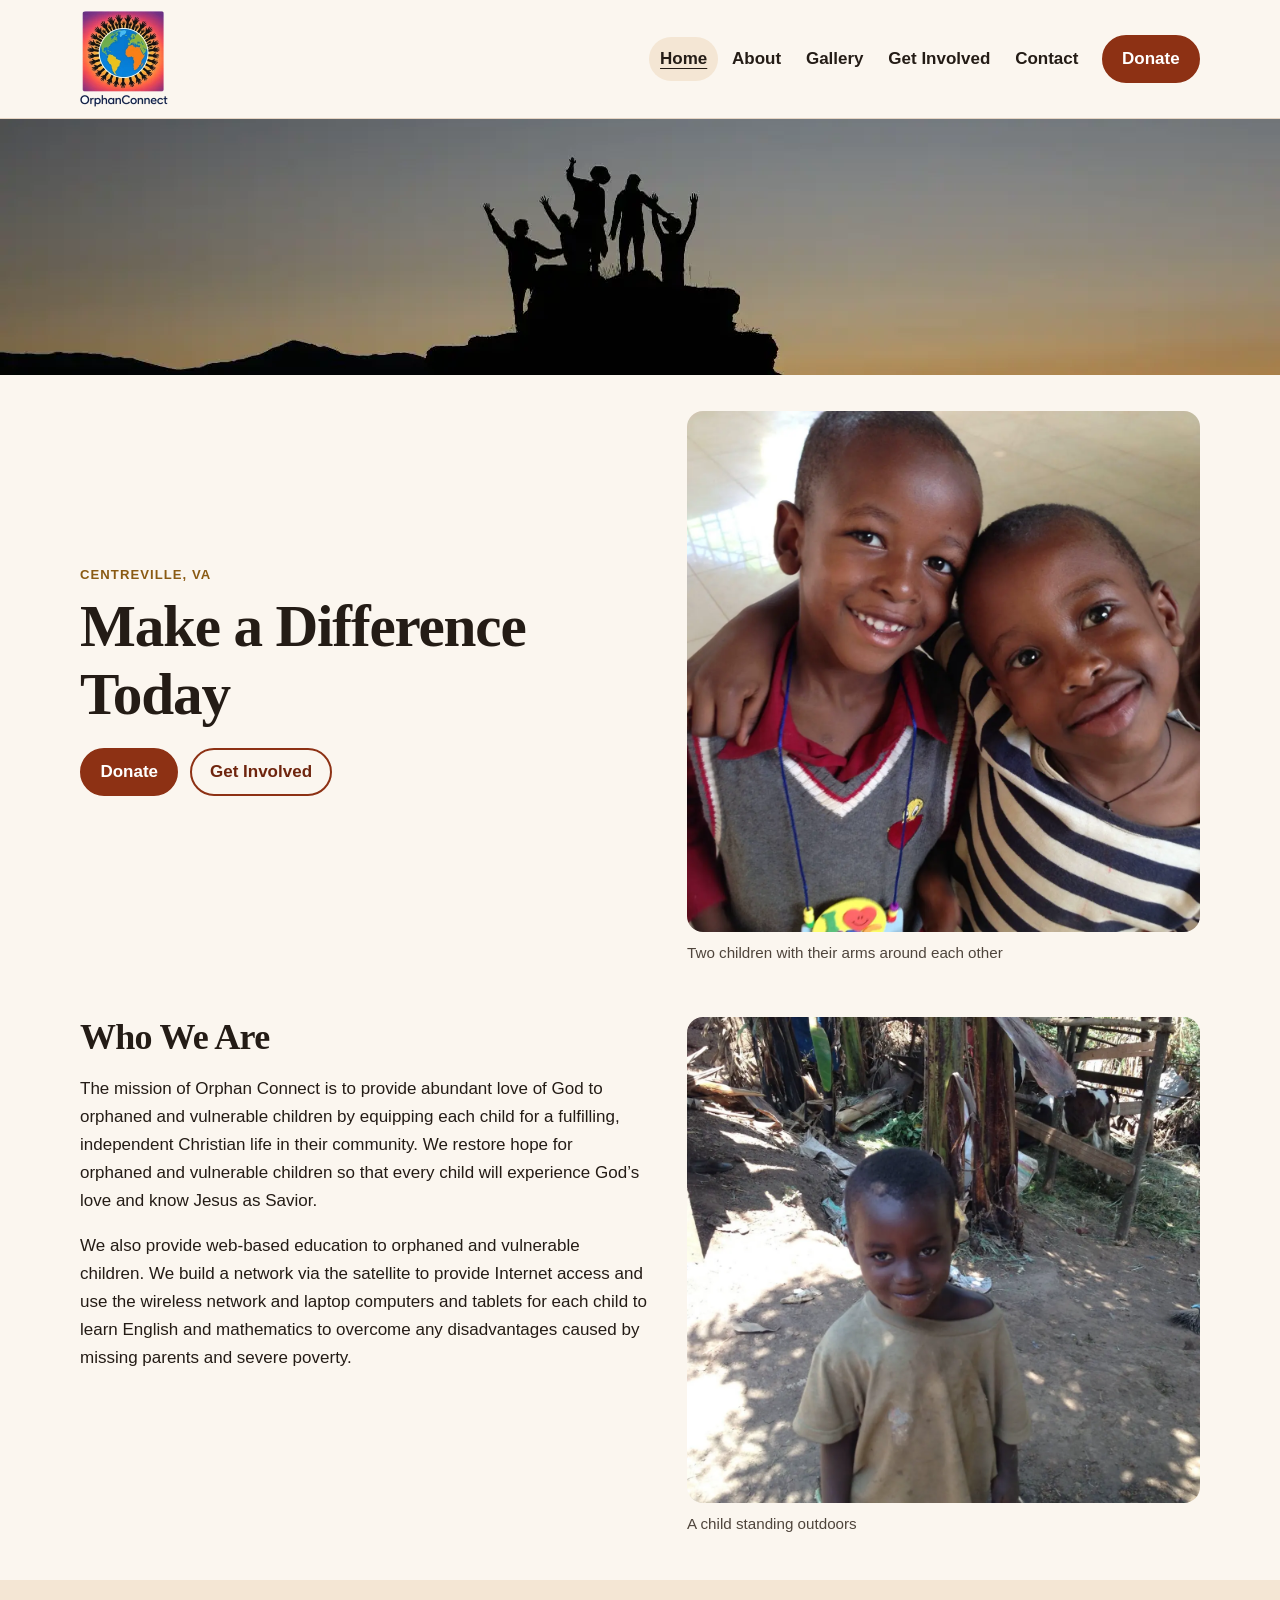
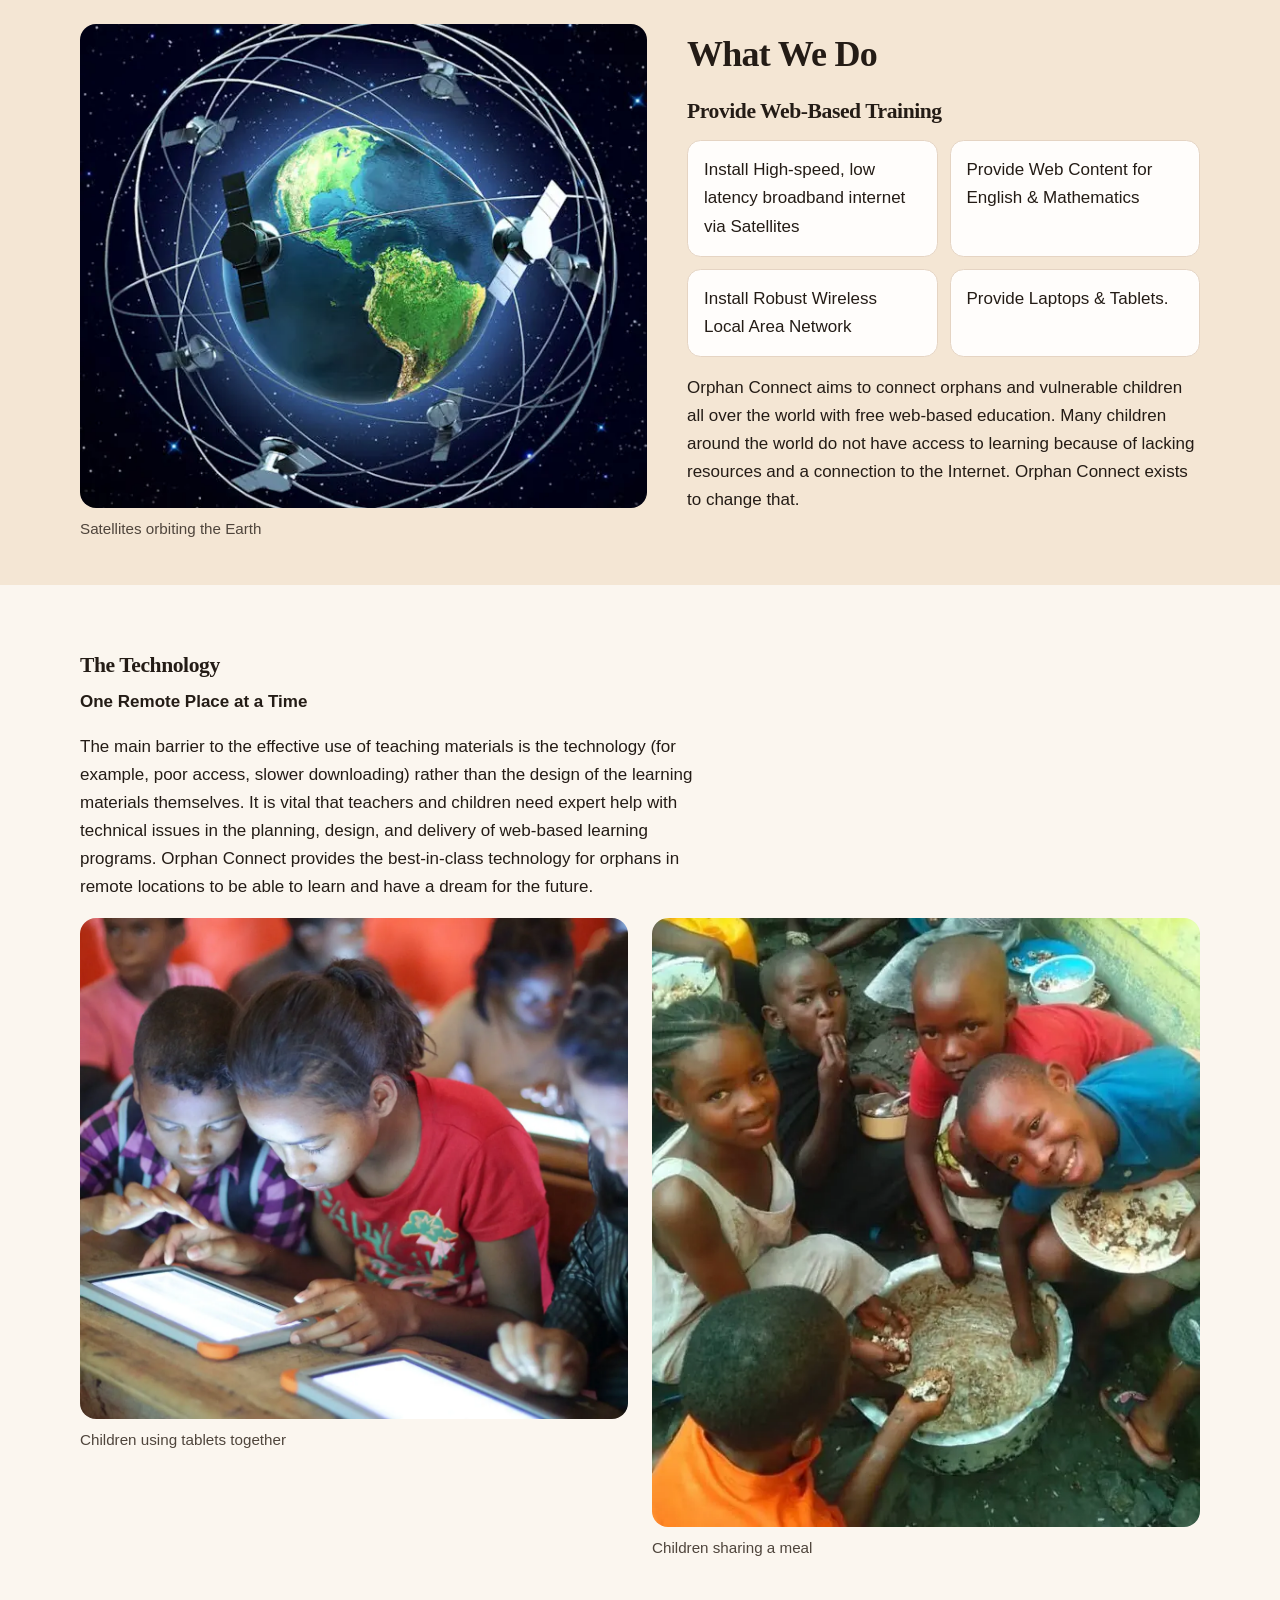
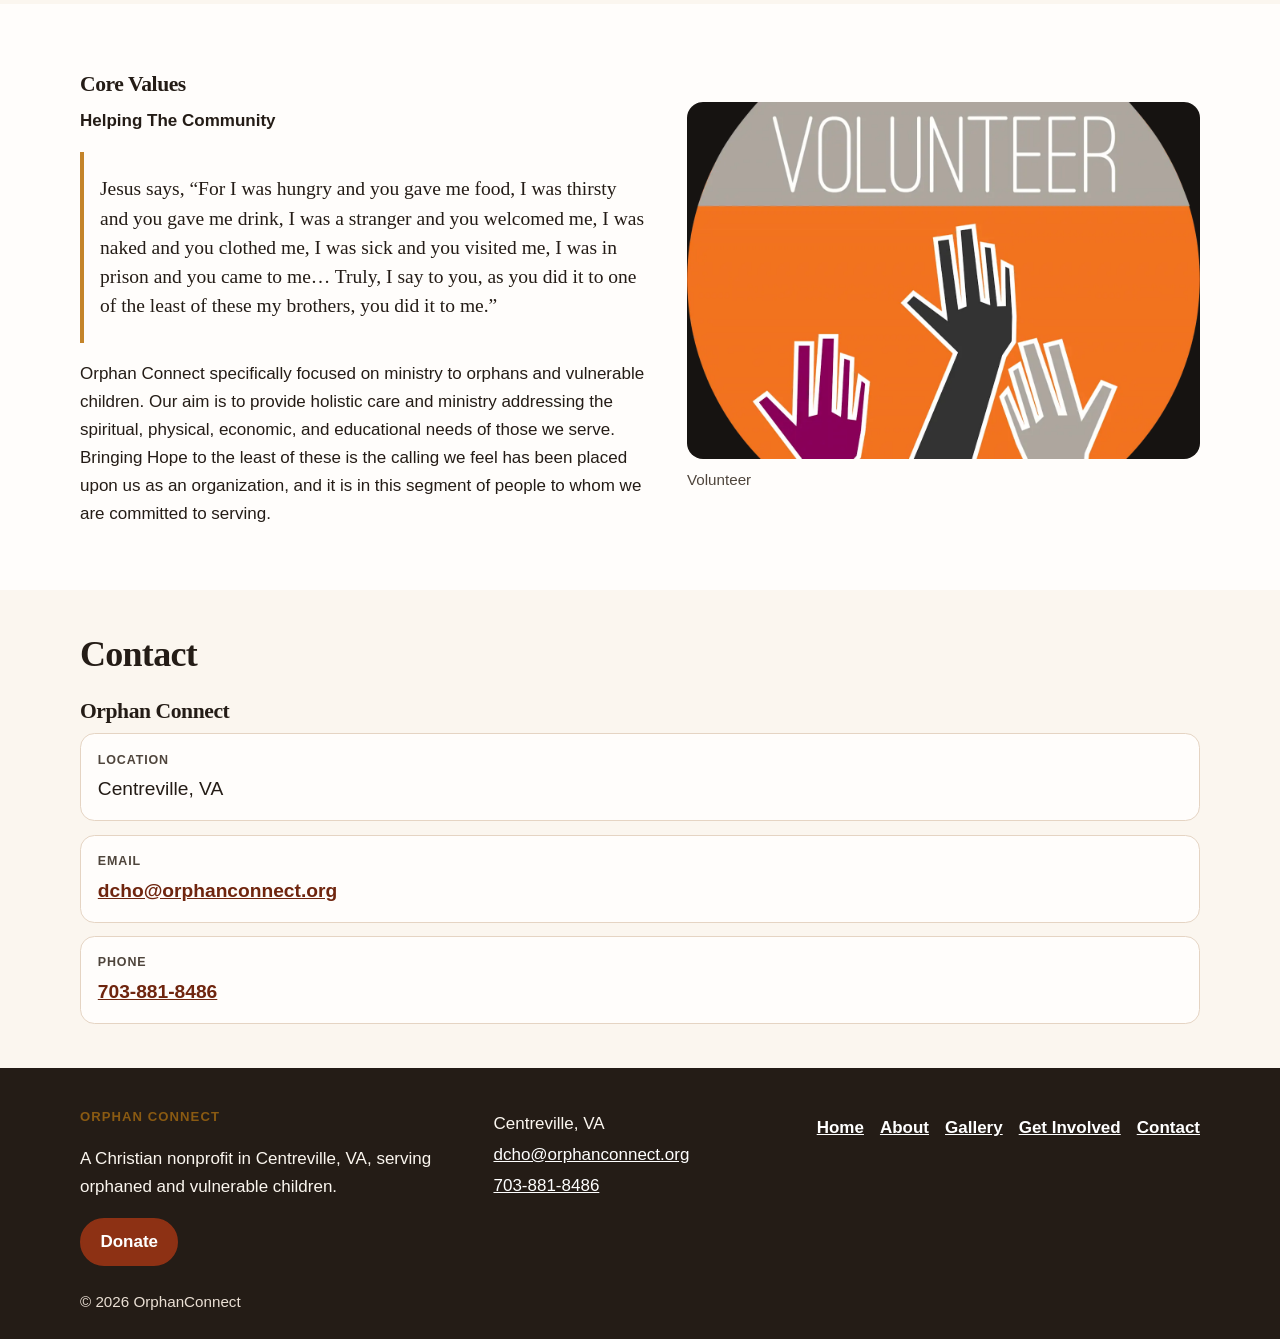
<file: index.html>
<!DOCTYPE html>
<html lang="en">
<head>
  <meta charset="utf-8">
  <meta name="viewport" content="width=device-width, initial-scale=1">
  <title>Make a Difference Today | OrphanConnect</title>
  <meta name="description" content="Orphan Connect provides the love of God and web-based education to orphaned and vulnerable children, equipping each child for a fulfilling, independent Christian life.">
  <link rel="canonical" href="https://orphanconnect.org/">
  <meta name="theme-color" content="#241c16">
  <meta property="og:title" content="Make a Difference Today | OrphanConnect">
  <meta property="og:description" content="Orphan Connect provides the love of God and web-based education to orphaned and vulnerable children, equipping each child for a fulfilling, independent Christian life.">
  <meta property="og:type" content="website">
  <meta property="og:url" content="https://orphanconnect.org/">
  <meta property="og:image" content="https://orphanconnect.org/assets/img/og.jpg">
  <meta property="og:image:width" content="1200">
  <meta property="og:image:height" content="630">
  <meta property="og:image:alt" content="OrphanConnect logo: children's hands circling the globe against a sunset">
  <meta property="og:locale" content="en_US">
  <meta property="og:site_name" content="OrphanConnect">
  <meta name="twitter:card" content="summary_large_image">
  <meta name="twitter:title" content="Make a Difference Today | OrphanConnect">
  <meta name="twitter:description" content="Orphan Connect provides the love of God and web-based education to orphaned and vulnerable children, equipping each child for a fulfilling, independent Christian life.">
  <meta name="twitter:image" content="https://orphanconnect.org/assets/img/og.jpg">
  <meta name="twitter:image:alt" content="OrphanConnect logo: children's hands circling the globe against a sunset">
  <link rel="icon" href="/favicon-32.png" type="image/png" sizes="32x32">
  <link rel="icon" href="/favicon-48.png" type="image/png" sizes="48x48">
  <link rel="apple-touch-icon" href="/apple-touch-icon.png">
  <link rel="stylesheet" href="/assets/css/styles.css">
  <script type="application/ld+json">{"@context":"https://schema.org","@type":"NGO","name":"OrphanConnect","url":"https://orphanconnect.org/","email":"dcho@orphanconnect.org","telephone":"+1-703-881-8486","address":{"@type":"PostalAddress","addressLocality":"Centreville","addressRegion":"VA"}}</script>
</head>
<body>
  <a class="skip-link" href="#main">Skip to content</a>
  <header class="site-header">
    <div class="wrap header-inner">
      <a class="brand" href="/">
        <img src="/assets/img/logo.webp" width="90" height="96" alt="OrphanConnect logo: children's hands circling the globe against a sunset">
        <span class="sr-only">Orphan Connect</span>
      </a>
      <a class="donate" href="https://paypal.me/orphanconnect?country.x=US" target="_blank" rel="noopener noreferrer">Donate<span class="sr-only"> (opens PayPal in a new tab)</span></a>
      <nav class="nav" aria-label="Primary">
        <ul>
          <li><a href="/" aria-current="page">Home</a></li>
          <li><a href="/about">About</a></li>
          <li><a href="/gallery">Gallery</a></li>
          <li><a href="/get-involved">Get Involved</a></li>
          <li><a href="/contact">Contact</a></li>
        </ul>
      </nav>
    </div>
  </header>
  <main id="main" tabindex="-1">
    <div class="banner">
      <figure class="frame banner-figure">
      <img src="/assets/img/hero-sunset.webp" width="1280" height="276" alt="Silhouettes of people with their arms raised, standing together on a hill at sunset" loading="eager" decoding="async" fetchpriority="high">
    </figure>
    </div>
    <section class="hero">
      <div class="wrap hero-grid">
        <div>
          <p class="eyebrow">Centreville, VA</p>
          <h1>Make a Difference Today</h1>
          <div class="actions">
            <a class="button" href="https://paypal.me/orphanconnect?country.x=US" target="_blank" rel="noopener noreferrer">Donate<span class="sr-only"> (opens PayPal in a new tab)</span></a>
            <a class="button button-secondary" href="/get-involved">Get Involved</a>
          </div>
        </div>
        <figure class="frame">
      <img src="/assets/img/home-two-children.webp" width="1280" height="1298" alt="Two smiling children with their arms around each other" loading="eager" decoding="async">
      <figcaption>Two children with their arms around each other</figcaption>
    </figure>
      </div>
    </section>
    <section class="section">
      <div class="wrap split split-top">
        <div class="prose">
          <h2>Who We Are</h2>
          <p>The mission of Orphan Connect is to provide abundant love of God to orphaned and vulnerable children by equipping each child for a fulfilling, independent Christian life in their community. We restore hope for orphaned and vulnerable children so that every child will experience God’s love and know Jesus as Savior.</p>
          <p>We also provide web-based education to orphaned and vulnerable children. We build a network via the satellite to provide Internet access and use the wireless network and laptop computers and tablets for each child to learn English and mathematics to overcome any disadvantages caused by missing parents and severe poverty.</p>
        </div>
        <figure class="frame">
      <img src="/assets/img/home-child-outdoors.webp" width="1280" height="1214" alt="A young child standing outdoors near wooden posts and broad-leaf plants" loading="lazy" decoding="async">
      <figcaption>A child standing outdoors</figcaption>
    </figure>
      </div>
    </section>
    <section class="section section-sand">
      <div class="wrap split image-end">
        <div class="prose">
          <h2>What We Do</h2>
          <h3>Provide Web-Based Training</h3>
          <ul class="steps">
            <li>Install High-speed, low latency broadband internet via Satellites</li>
            <li>Provide Web Content for English &amp; Mathematics</li>
            <li>Install Robust Wireless Local Area Network</li>
            <li>Provide Laptops &amp; Tablets.</li>
          </ul>
          <p>Orphan Connect aims to connect orphans and vulnerable children all over the world with free web-based education. Many children around the world do not have access to learning because of lacking resources and a connection to the Internet. Orphan Connect exists to change that.</p>
        </div>
        <figure class="frame">
      <img src="/assets/img/home-satellites.webp" width="600" height="512" alt="Illustration of satellites orbiting the Earth" loading="lazy" decoding="async">
      <figcaption>Satellites orbiting the Earth</figcaption>
    </figure>
      </div>
    </section>
    <section class="section">
      <div class="wrap">
        <h3>The Technology</h3>
        <p class="lede"><strong>One Remote Place at a Time</strong></p>
        <p>The main barrier to the effective use of teaching materials is the technology (for example, poor access, slower downloading) rather than the design of the learning materials themselves. It is vital that teachers and children need expert help with technical issues in the planning, design, and delivery of web-based learning programs. Orphan Connect provides the best-in-class technology for orphans in remote locations to be able to learn and have a dream for the future.</p>
        <div class="pair">
          <figure class="frame">
      <img src="/assets/img/home-tablets.webp" width="1200" height="1098" alt="Children using tablet computers together at a wooden table" loading="lazy" decoding="async">
      <figcaption>Children using tablets together</figcaption>
    </figure>
          <figure class="frame">
      <img src="/assets/img/home-meal.webp" width="687" height="764" alt="Children gathered around a large bowl, sharing a meal" loading="lazy" decoding="async">
      <figcaption>Children sharing a meal</figcaption>
    </figure>
        </div>
      </div>
    </section>
    <section class="section section-paper">
      <div class="wrap split">
        <div class="prose">
          <h3>Core Values</h3>
          <p class="lede"><strong>Helping The Community</strong></p>
          <blockquote>
            <p>Jesus says, “For I was hungry and you gave me food, I was thirsty and you gave me drink, I was a stranger and you welcomed me, I was naked and you clothed me, I was sick and you visited me, I was in prison and you came to me… Truly, I say to you, as you did it to one of the least of these my brothers, you did it to me.”</p>
          </blockquote>
          <p>Orphan Connect specifically focused on ministry to orphans and vulnerable children. Our aim is to provide holistic care and ministry addressing the spiritual, physical, economic, and educational needs of those we serve. Bringing Hope to the least of these is the calling we feel has been placed upon us as an organization, and it is in this segment of people to whom we are committed to serving.</p>
        </div>
        <figure class="frame">
      <div class="frame-dark">
        <img src="/assets/img/home-volunteer.webp" width="1280" height="892" alt="Graphic that reads Volunteer above three raised hands" loading="lazy" decoding="async">
      </div>
      <figcaption>Volunteer</figcaption>
    </figure>
      </div>
    </section>
    <section class="section">
      <div class="wrap">
        <h2>Contact</h2>
        <h3>Orphan Connect</h3>
        <dl class="contact-card">
          <div>
            <dt>Location</dt>
            <dd>Centreville, VA</dd>
          </div>
          <div>
            <dt>Email</dt>
            <dd><a href="mailto:dcho@orphanconnect.org">dcho@orphanconnect.org</a></dd>
          </div>
          <div>
            <dt>Phone</dt>
            <dd><a href="tel:+17038818486">703-881-8486</a></dd>
          </div>
        </dl>
      </div>
    </section>

  </main>
  <footer class="site-footer">
    <div class="wrap footer-grid">
      <div>
        <p class="eyebrow">Orphan Connect</p>
        <p>A Christian nonprofit in Centreville, VA, serving orphaned and vulnerable children.</p>
        <a class="button" href="https://paypal.me/orphanconnect?country.x=US" target="_blank" rel="noopener noreferrer">Donate<span class="sr-only"> (opens PayPal in a new tab)</span></a>
      </div>
      <div class="footer-contact">
        <p>Centreville, VA</p>
        <p><a href="mailto:dcho@orphanconnect.org">dcho@orphanconnect.org</a></p>
        <p><a href="tel:+17038818486">703-881-8486</a></p>
      </div>
      <nav aria-label="Footer">
        <ul class="footer-nav">
          <li><a href="/">Home</a></li>
          <li><a href="/about">About</a></li>
          <li><a href="/gallery">Gallery</a></li>
          <li><a href="/get-involved">Get Involved</a></li>
          <li><a href="/contact">Contact</a></li>
        </ul>
      </nav>
    </div>
    <div class="wrap">
      <p class="fine-print">© 2026 OrphanConnect</p>
    </div>
  </footer>
</body>
</html>
</file>
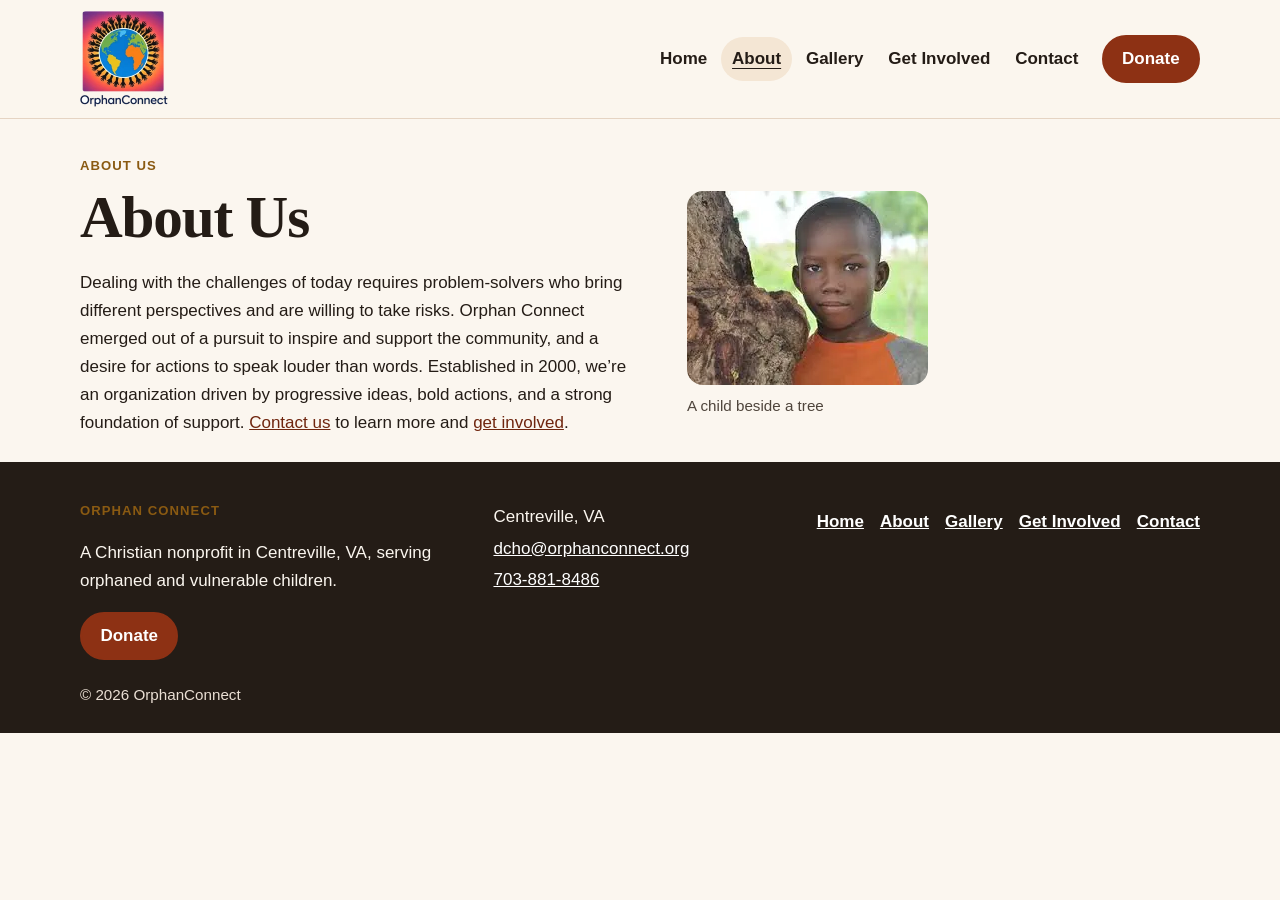
<file: about.html>
<!DOCTYPE html>
<html lang="en">
<head>
  <meta charset="utf-8">
  <meta name="viewport" content="width=device-width, initial-scale=1">
  <title>About Us | OrphanConnect</title>
  <meta name="description" content="Established in 2000, Orphan Connect is a Christian nonprofit in Centreville, Virginia, driven by progressive ideas, bold actions, and a strong foundation of support.">
  <link rel="canonical" href="https://orphanconnect.org/about">
  <meta name="theme-color" content="#241c16">
  <meta property="og:title" content="About Us | OrphanConnect">
  <meta property="og:description" content="Established in 2000, Orphan Connect is a Christian nonprofit in Centreville, Virginia, driven by progressive ideas, bold actions, and a strong foundation of support.">
  <meta property="og:type" content="website">
  <meta property="og:url" content="https://orphanconnect.org/about">
  <meta property="og:image" content="https://orphanconnect.org/assets/img/og.jpg">
  <meta property="og:image:width" content="1200">
  <meta property="og:image:height" content="630">
  <meta property="og:image:alt" content="OrphanConnect logo: children's hands circling the globe against a sunset">
  <meta property="og:locale" content="en_US">
  <meta property="og:site_name" content="OrphanConnect">
  <meta name="twitter:card" content="summary_large_image">
  <meta name="twitter:title" content="About Us | OrphanConnect">
  <meta name="twitter:description" content="Established in 2000, Orphan Connect is a Christian nonprofit in Centreville, Virginia, driven by progressive ideas, bold actions, and a strong foundation of support.">
  <meta name="twitter:image" content="https://orphanconnect.org/assets/img/og.jpg">
  <meta name="twitter:image:alt" content="OrphanConnect logo: children's hands circling the globe against a sunset">
  <link rel="icon" href="/favicon-32.png" type="image/png" sizes="32x32">
  <link rel="icon" href="/favicon-48.png" type="image/png" sizes="48x48">
  <link rel="apple-touch-icon" href="/apple-touch-icon.png">
  <link rel="stylesheet" href="/assets/css/styles.css">
  <script type="application/ld+json">{"@context":"https://schema.org","@type":"NGO","name":"OrphanConnect","url":"https://orphanconnect.org/","email":"dcho@orphanconnect.org","telephone":"+1-703-881-8486","address":{"@type":"PostalAddress","addressLocality":"Centreville","addressRegion":"VA"}}</script>
</head>
<body>
  <a class="skip-link" href="#main">Skip to content</a>
  <header class="site-header">
    <div class="wrap header-inner">
      <a class="brand" href="/">
        <img src="/assets/img/logo.webp" width="90" height="96" alt="OrphanConnect logo: children's hands circling the globe against a sunset">
        <span class="sr-only">Orphan Connect</span>
      </a>
      <a class="donate" href="https://paypal.me/orphanconnect?country.x=US" target="_blank" rel="noopener noreferrer">Donate<span class="sr-only"> (opens PayPal in a new tab)</span></a>
      <nav class="nav" aria-label="Primary">
        <ul>
          <li><a href="/">Home</a></li>
          <li><a href="/about" aria-current="page">About</a></li>
          <li><a href="/gallery">Gallery</a></li>
          <li><a href="/get-involved">Get Involved</a></li>
          <li><a href="/contact">Contact</a></li>
        </ul>
      </nav>
    </div>
  </header>
  <main id="main" tabindex="-1">
    <section class="hero">
      <div class="wrap split">
        <div class="prose">
          <p class="eyebrow">About us</p>
          <h1>About Us</h1>
          <p>Dealing with the challenges of today requires problem-solvers who bring different perspectives and are willing to take risks. Orphan Connect emerged out of a pursuit to inspire and support the community, and a desire for actions to speak louder than words. Established in 2000, we’re an organization driven by progressive ideas, bold actions, and a strong foundation of support. <a href="/contact">Contact us</a> to learn more and <a href="/get-involved">get involved</a>.</p>
        </div>
        <figure class="frame frame-intrinsic">
      <img src="/assets/img/about-child.webp" width="241" height="194" alt="A child standing beside a tree trunk" loading="lazy" decoding="async">
      <figcaption>A child beside a tree</figcaption>
    </figure>
      </div>
    </section>

  </main>
  <footer class="site-footer">
    <div class="wrap footer-grid">
      <div>
        <p class="eyebrow">Orphan Connect</p>
        <p>A Christian nonprofit in Centreville, VA, serving orphaned and vulnerable children.</p>
        <a class="button" href="https://paypal.me/orphanconnect?country.x=US" target="_blank" rel="noopener noreferrer">Donate<span class="sr-only"> (opens PayPal in a new tab)</span></a>
      </div>
      <div class="footer-contact">
        <p>Centreville, VA</p>
        <p><a href="mailto:dcho@orphanconnect.org">dcho@orphanconnect.org</a></p>
        <p><a href="tel:+17038818486">703-881-8486</a></p>
      </div>
      <nav aria-label="Footer">
        <ul class="footer-nav">
          <li><a href="/">Home</a></li>
          <li><a href="/about">About</a></li>
          <li><a href="/gallery">Gallery</a></li>
          <li><a href="/get-involved">Get Involved</a></li>
          <li><a href="/contact">Contact</a></li>
        </ul>
      </nav>
    </div>
    <div class="wrap">
      <p class="fine-print">© 2026 OrphanConnect</p>
    </div>
  </footer>
</body>
</html>
</file>
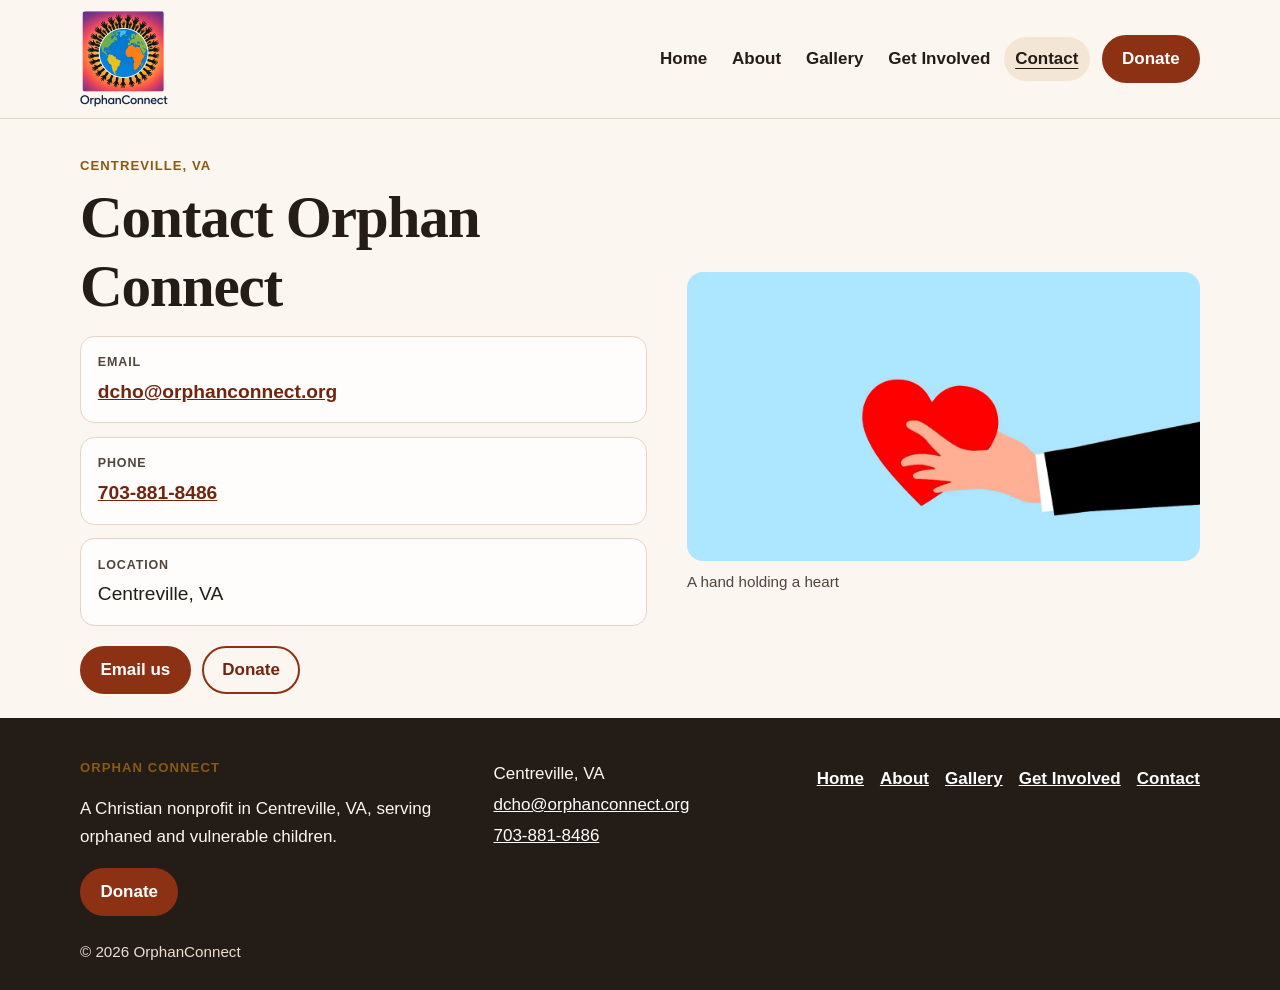
<file: contact.html>
<!DOCTYPE html>
<html lang="en">
<head>
  <meta charset="utf-8">
  <meta name="viewport" content="width=device-width, initial-scale=1">
  <title>Contact Orphan Connect | OrphanConnect</title>
  <meta name="description" content="Contact Orphan Connect in Centreville, VA at dcho@orphanconnect.org or 703-881-8486.">
  <link rel="canonical" href="https://orphanconnect.org/contact">
  <meta name="theme-color" content="#241c16">
  <meta property="og:title" content="Contact Orphan Connect | OrphanConnect">
  <meta property="og:description" content="Contact Orphan Connect in Centreville, VA at dcho@orphanconnect.org or 703-881-8486.">
  <meta property="og:type" content="website">
  <meta property="og:url" content="https://orphanconnect.org/contact">
  <meta property="og:image" content="https://orphanconnect.org/assets/img/og.jpg">
  <meta property="og:image:width" content="1200">
  <meta property="og:image:height" content="630">
  <meta property="og:image:alt" content="OrphanConnect logo: children's hands circling the globe against a sunset">
  <meta property="og:locale" content="en_US">
  <meta property="og:site_name" content="OrphanConnect">
  <meta name="twitter:card" content="summary_large_image">
  <meta name="twitter:title" content="Contact Orphan Connect | OrphanConnect">
  <meta name="twitter:description" content="Contact Orphan Connect in Centreville, VA at dcho@orphanconnect.org or 703-881-8486.">
  <meta name="twitter:image" content="https://orphanconnect.org/assets/img/og.jpg">
  <meta name="twitter:image:alt" content="OrphanConnect logo: children's hands circling the globe against a sunset">
  <link rel="icon" href="/favicon-32.png" type="image/png" sizes="32x32">
  <link rel="icon" href="/favicon-48.png" type="image/png" sizes="48x48">
  <link rel="apple-touch-icon" href="/apple-touch-icon.png">
  <link rel="stylesheet" href="/assets/css/styles.css">
  <script type="application/ld+json">{"@context":"https://schema.org","@type":"NGO","name":"OrphanConnect","url":"https://orphanconnect.org/","email":"dcho@orphanconnect.org","telephone":"+1-703-881-8486","address":{"@type":"PostalAddress","addressLocality":"Centreville","addressRegion":"VA"}}</script>
</head>
<body>
  <a class="skip-link" href="#main">Skip to content</a>
  <header class="site-header">
    <div class="wrap header-inner">
      <a class="brand" href="/">
        <img src="/assets/img/logo.webp" width="90" height="96" alt="OrphanConnect logo: children's hands circling the globe against a sunset">
        <span class="sr-only">Orphan Connect</span>
      </a>
      <a class="donate" href="https://paypal.me/orphanconnect?country.x=US" target="_blank" rel="noopener noreferrer">Donate<span class="sr-only"> (opens PayPal in a new tab)</span></a>
      <nav class="nav" aria-label="Primary">
        <ul>
          <li><a href="/">Home</a></li>
          <li><a href="/about">About</a></li>
          <li><a href="/gallery">Gallery</a></li>
          <li><a href="/get-involved">Get Involved</a></li>
          <li><a href="/contact" aria-current="page">Contact</a></li>
        </ul>
      </nav>
    </div>
  </header>
  <main id="main" tabindex="-1">
    <section class="hero">
      <div class="wrap split">
        <div>
          <p class="eyebrow">Centreville, VA</p>
          <h1>Contact Orphan Connect</h1>
          <dl class="contact-card">
            <div>
              <dt>Email</dt>
              <dd><a href="mailto:dcho@orphanconnect.org">dcho@orphanconnect.org</a></dd>
            </div>
            <div>
              <dt>Phone</dt>
              <dd><a href="tel:+17038818486">703-881-8486</a></dd>
            </div>
            <div>
              <dt>Location</dt>
              <dd>Centreville, VA</dd>
            </div>
          </dl>
          <div class="actions">
            <a class="button" href="mailto:dcho@orphanconnect.org">Email us</a>
            <a class="button button-secondary" href="https://paypal.me/orphanconnect?country.x=US" target="_blank" rel="noopener noreferrer">Donate<span class="sr-only"> (opens PayPal in a new tab)</span></a>
          </div>
        </div>
        <figure class="frame">
      <img src="/assets/img/contact-heart.webp" width="1280" height="720" alt="Illustration of a hand holding a red heart" loading="lazy" decoding="async">
      <figcaption>A hand holding a heart</figcaption>
    </figure>
      </div>
    </section>

  </main>
  <footer class="site-footer">
    <div class="wrap footer-grid">
      <div>
        <p class="eyebrow">Orphan Connect</p>
        <p>A Christian nonprofit in Centreville, VA, serving orphaned and vulnerable children.</p>
        <a class="button" href="https://paypal.me/orphanconnect?country.x=US" target="_blank" rel="noopener noreferrer">Donate<span class="sr-only"> (opens PayPal in a new tab)</span></a>
      </div>
      <div class="footer-contact">
        <p>Centreville, VA</p>
        <p><a href="mailto:dcho@orphanconnect.org">dcho@orphanconnect.org</a></p>
        <p><a href="tel:+17038818486">703-881-8486</a></p>
      </div>
      <nav aria-label="Footer">
        <ul class="footer-nav">
          <li><a href="/">Home</a></li>
          <li><a href="/about">About</a></li>
          <li><a href="/gallery">Gallery</a></li>
          <li><a href="/get-involved">Get Involved</a></li>
          <li><a href="/contact">Contact</a></li>
        </ul>
      </nav>
    </div>
    <div class="wrap">
      <p class="fine-print">© 2026 OrphanConnect</p>
    </div>
  </footer>
</body>
</html>
</file>
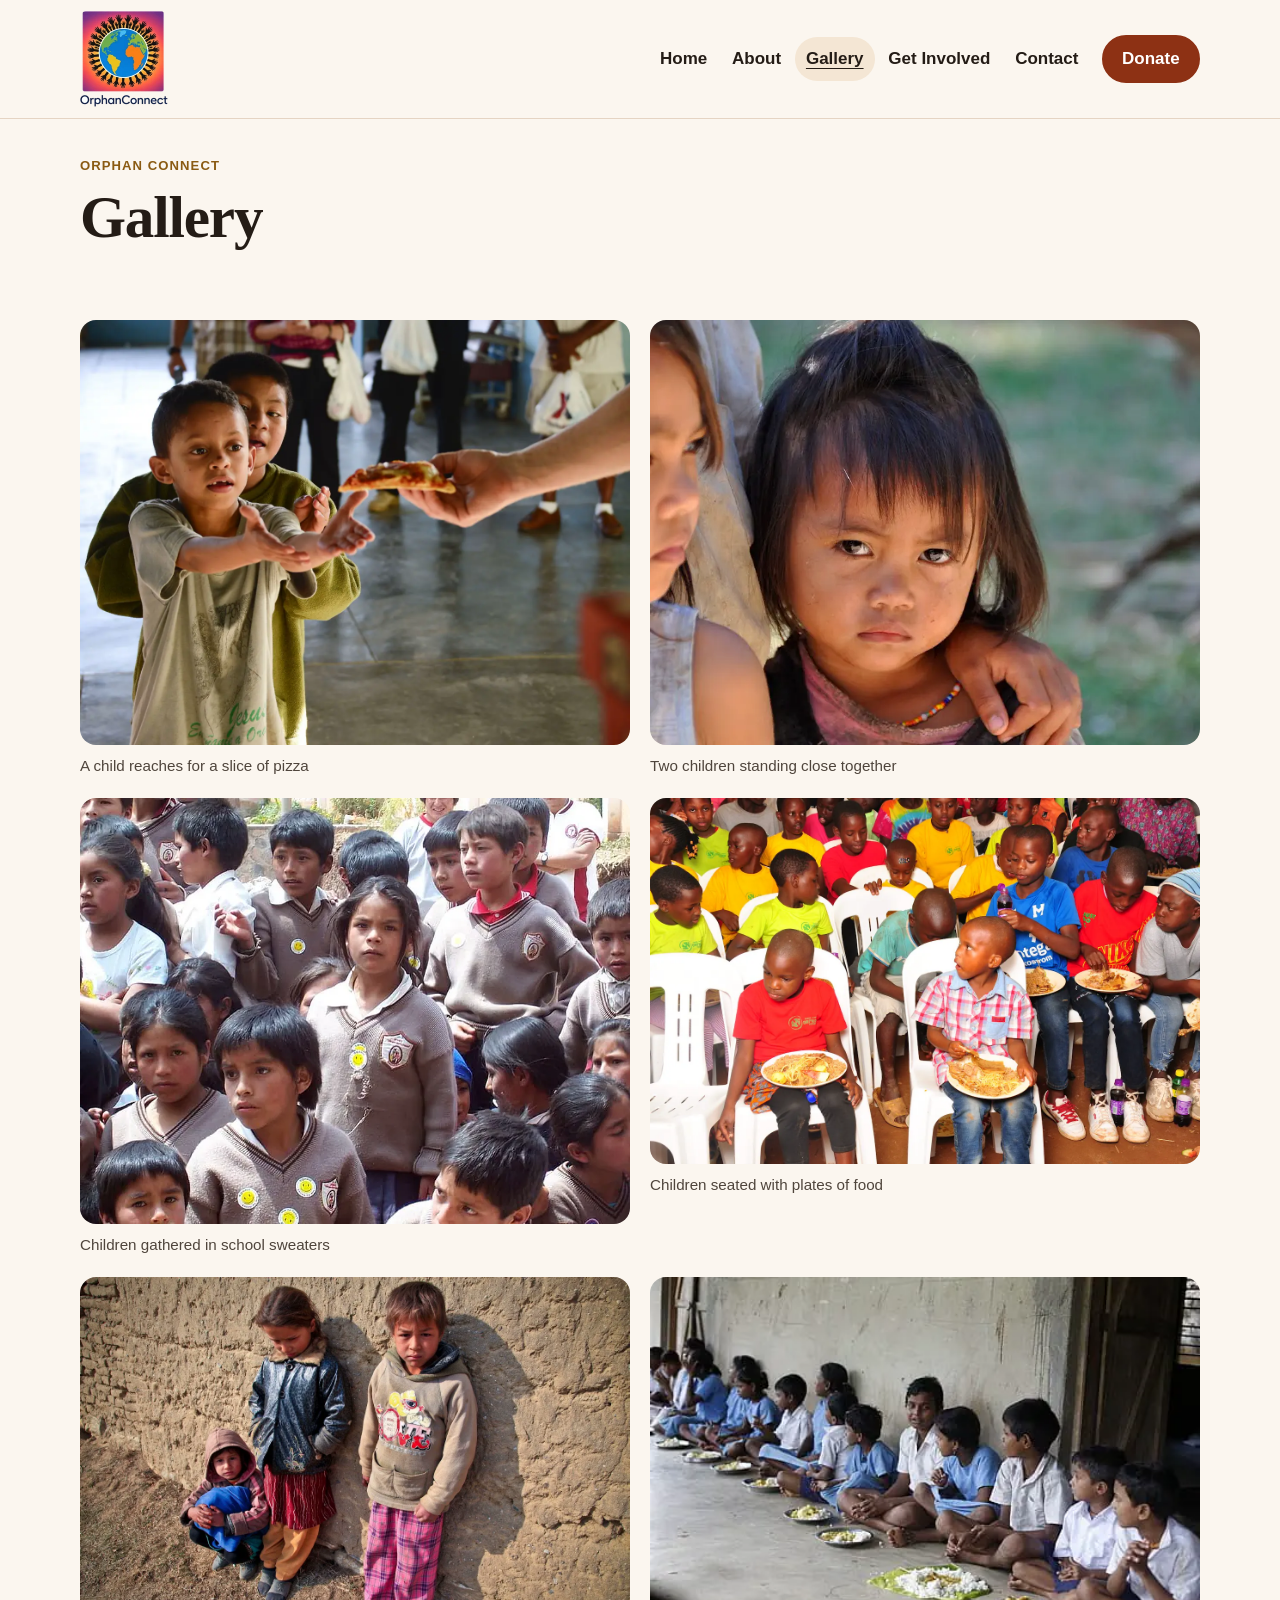
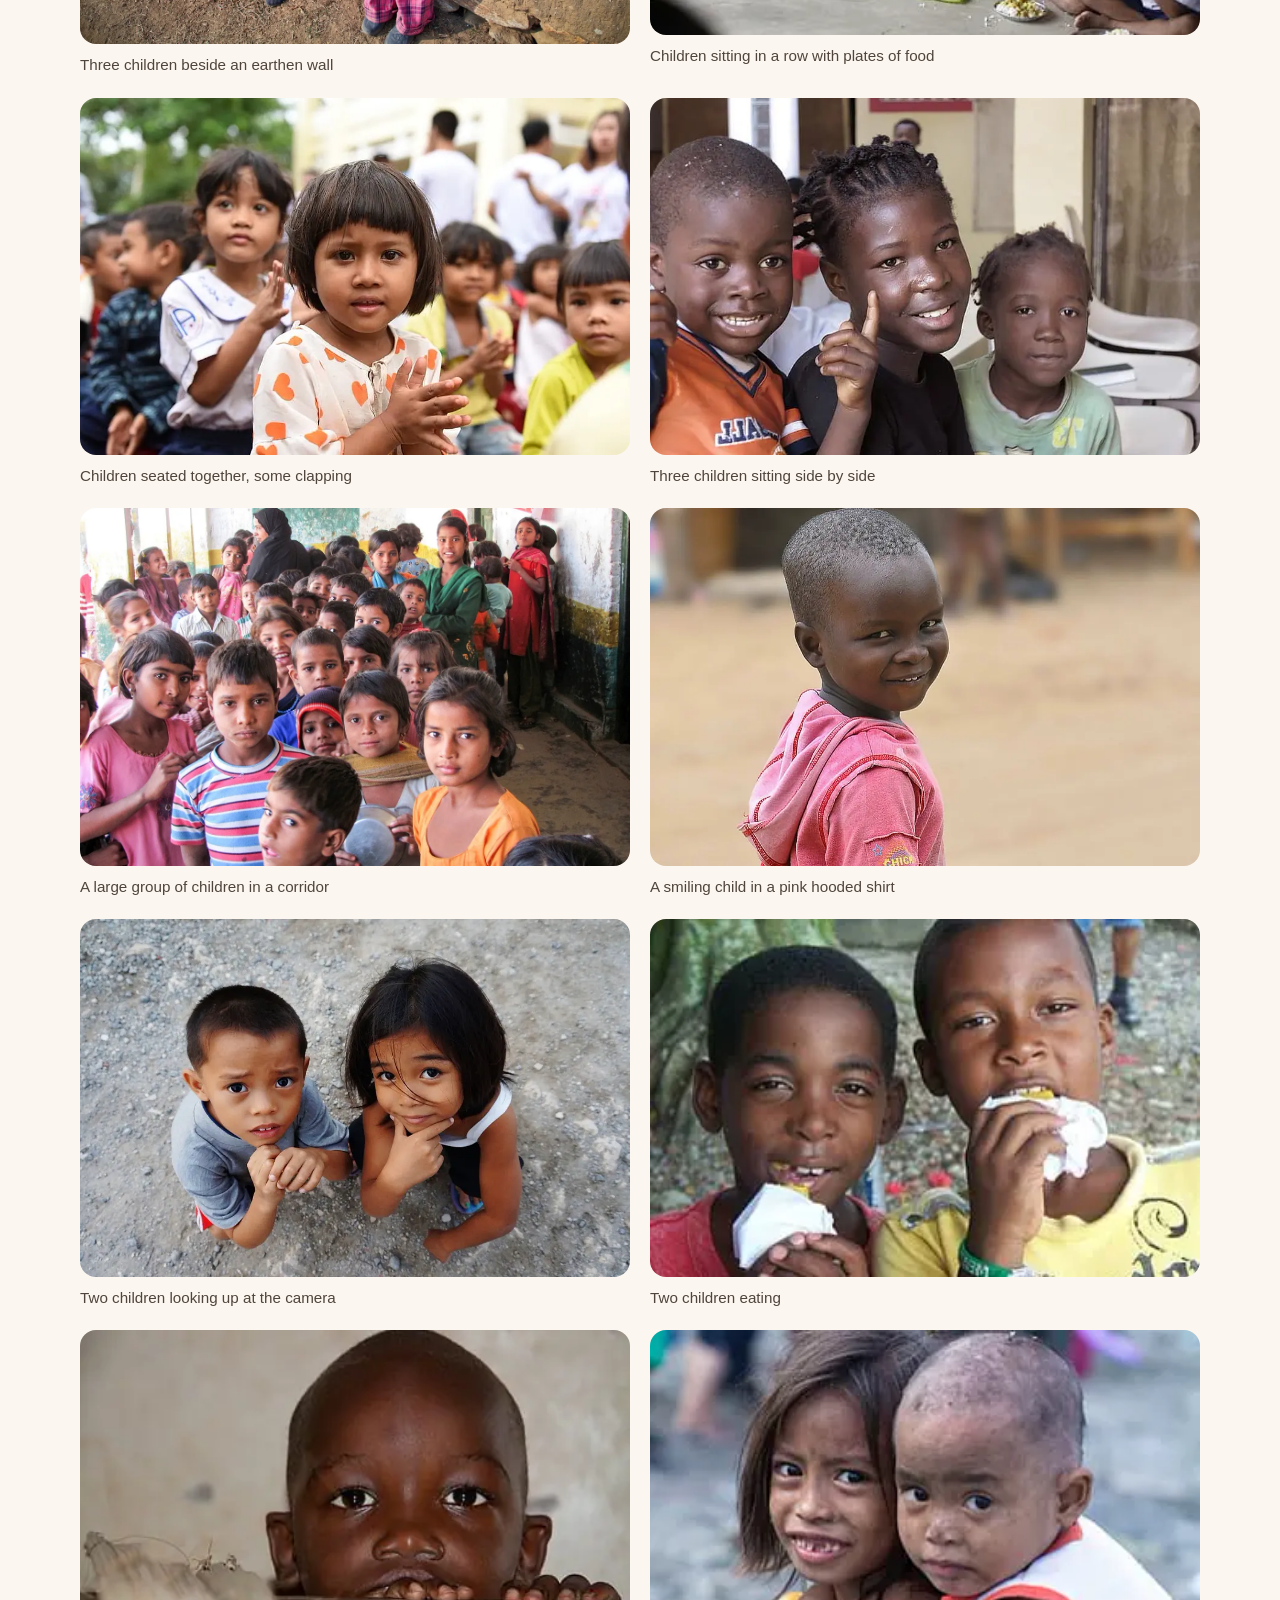
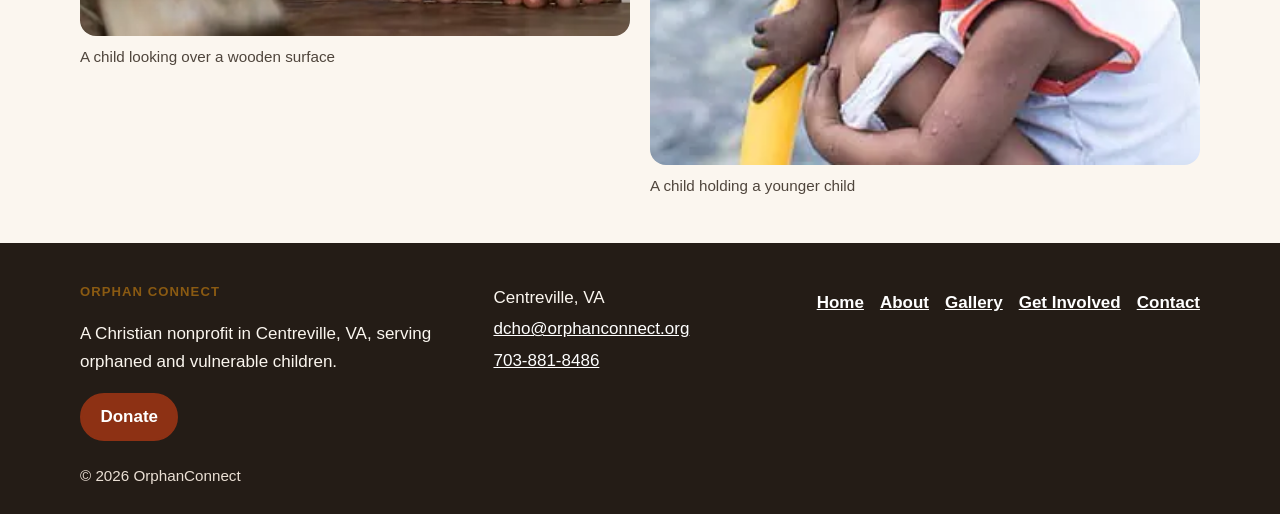
<file: gallery.html>
<!DOCTYPE html>
<html lang="en">
<head>
  <meta charset="utf-8">
  <meta name="viewport" content="width=device-width, initial-scale=1">
  <title>Gallery | OrphanConnect</title>
  <meta name="description" content="Photo gallery from Orphan Connect, a Christian nonprofit serving orphaned and vulnerable children.">
  <link rel="canonical" href="https://orphanconnect.org/gallery">
  <meta name="theme-color" content="#241c16">
  <meta property="og:title" content="Gallery | OrphanConnect">
  <meta property="og:description" content="Photo gallery from Orphan Connect, a Christian nonprofit serving orphaned and vulnerable children.">
  <meta property="og:type" content="website">
  <meta property="og:url" content="https://orphanconnect.org/gallery">
  <meta property="og:image" content="https://orphanconnect.org/assets/img/og.jpg">
  <meta property="og:image:width" content="1200">
  <meta property="og:image:height" content="630">
  <meta property="og:image:alt" content="OrphanConnect logo: children's hands circling the globe against a sunset">
  <meta property="og:locale" content="en_US">
  <meta property="og:site_name" content="OrphanConnect">
  <meta name="twitter:card" content="summary_large_image">
  <meta name="twitter:title" content="Gallery | OrphanConnect">
  <meta name="twitter:description" content="Photo gallery from Orphan Connect, a Christian nonprofit serving orphaned and vulnerable children.">
  <meta name="twitter:image" content="https://orphanconnect.org/assets/img/og.jpg">
  <meta name="twitter:image:alt" content="OrphanConnect logo: children's hands circling the globe against a sunset">
  <link rel="icon" href="/favicon-32.png" type="image/png" sizes="32x32">
  <link rel="icon" href="/favicon-48.png" type="image/png" sizes="48x48">
  <link rel="apple-touch-icon" href="/apple-touch-icon.png">
  <link rel="stylesheet" href="/assets/css/styles.css">
  <script type="application/ld+json">{"@context":"https://schema.org","@type":"NGO","name":"OrphanConnect","url":"https://orphanconnect.org/","email":"dcho@orphanconnect.org","telephone":"+1-703-881-8486","address":{"@type":"PostalAddress","addressLocality":"Centreville","addressRegion":"VA"}}</script>
</head>
<body>
  <a class="skip-link" href="#main">Skip to content</a>
  <header class="site-header">
    <div class="wrap header-inner">
      <a class="brand" href="/">
        <img src="/assets/img/logo.webp" width="90" height="96" alt="OrphanConnect logo: children's hands circling the globe against a sunset">
        <span class="sr-only">Orphan Connect</span>
      </a>
      <a class="donate" href="https://paypal.me/orphanconnect?country.x=US" target="_blank" rel="noopener noreferrer">Donate<span class="sr-only"> (opens PayPal in a new tab)</span></a>
      <nav class="nav" aria-label="Primary">
        <ul>
          <li><a href="/">Home</a></li>
          <li><a href="/about">About</a></li>
          <li><a href="/gallery" aria-current="page">Gallery</a></li>
          <li><a href="/get-involved">Get Involved</a></li>
          <li><a href="/contact">Contact</a></li>
        </ul>
      </nav>
    </div>
  </header>
  <main id="main" tabindex="-1">
    <section class="hero">
      <div class="wrap">
        <p class="eyebrow">Orphan Connect</p>
        <h1>Gallery</h1>
      </div>
    </section>
    <section class="section">
      <div class="wrap">
        <ul class="gallery">
        <li>
        <figure class="frame">
      <img src="/assets/img/gallery-01.webp" width="1280" height="990" alt="A child reaches toward a slice of pizza being offered, with another child standing close behind." loading="lazy" decoding="async">
      <figcaption>A child reaches for a slice of pizza</figcaption>
    </figure>
        </li>
        <li>
        <figure class="frame">
      <img src="/assets/img/gallery-02.webp" width="824" height="638" alt="Two children stand close together outdoors, one with an arm around the other." loading="lazy" decoding="async">
      <figcaption>Two children standing close together</figcaption>
    </figure>
        </li>
        <li>
        <figure class="frame">
      <img src="/assets/img/gallery-03.webp" width="785" height="608" alt="A large group of children in school sweaters gathered outside." loading="lazy" decoding="async">
      <figcaption>Children gathered in school sweaters</figcaption>
    </figure>
        </li>
        <li>
        <figure class="frame">
      <img src="/assets/img/gallery-04.webp" width="1280" height="850" alt="Children seated in rows of white chairs, holding plates of food." loading="lazy" decoding="async">
      <figcaption>Children seated with plates of food</figcaption>
    </figure>
        </li>
        <li>
        <figure class="frame">
      <img src="/assets/img/gallery-05.webp" width="1280" height="854" alt="Three children standing and crouching beside a rough earthen wall." loading="lazy" decoding="async">
      <figcaption>Three children beside an earthen wall</figcaption>
    </figure>
        </li>
        <li>
        <figure class="frame">
      <img src="/assets/img/gallery-06.webp" width="480" height="312" alt="Children in school clothes sit in a row on the floor with plates of food." loading="lazy" decoding="async">
      <figcaption>Children sitting in a row with plates of food</figcaption>
    </figure>
        </li>
        <li>
        <figure class="frame">
      <img src="/assets/img/gallery-07.webp" width="880" height="572" alt="Children seated together outdoors, several of them clapping." loading="lazy" decoding="async">
      <figcaption>Children seated together, some clapping</figcaption>
    </figure>
        </li>
        <li>
        <figure class="frame">
      <img src="/assets/img/gallery-08.webp" width="763" height="496" alt="Three children sitting side by side and smiling toward the camera." loading="lazy" decoding="async">
      <figcaption>Three children sitting side by side</figcaption>
    </figure>
        </li>
        <li>
        <figure class="frame">
      <img src="/assets/img/gallery-09.webp" width="1200" height="780" alt="A large group of children and a few adults gathered in a narrow corridor." loading="lazy" decoding="async">
      <figcaption>A large group of children in a corridor</figcaption>
    </figure>
        </li>
        <li>
        <figure class="frame">
      <img src="/assets/img/gallery-10.webp" width="910" height="592" alt="A smiling child in a pink hooded shirt looks back toward the camera." loading="lazy" decoding="async">
      <figcaption>A smiling child in a pink hooded shirt</figcaption>
    </figure>
        </li>
        <li>
        <figure class="frame">
      <img src="/assets/img/gallery-11.webp" width="960" height="624" alt="Two children look up at the camera while sitting on gravel." loading="lazy" decoding="async">
      <figcaption>Two children looking up at the camera</figcaption>
    </figure>
        </li>
        <li>
        <figure class="frame">
      <img src="/assets/img/gallery-12.webp" width="338" height="220" alt="Two children eating food held in paper." loading="lazy" decoding="async">
      <figcaption>Two children eating</figcaption>
    </figure>
        </li>
        <li>
        <figure class="frame">
      <img src="/assets/img/gallery-13.webp" width="450" height="250" alt="A child looks over the edge of a wooden surface toward the camera." loading="lazy" decoding="async">
      <figcaption>A child looking over a wooden surface</figcaption>
    </figure>
        </li>
        <li>
        <figure class="frame">
      <img src="/assets/img/gallery-14.webp" width="336" height="266" alt="An older child holds a younger child close." loading="lazy" decoding="async">
      <figcaption>A child holding a younger child</figcaption>
    </figure>
        </li>
        </ul>
      </div>
    </section>

  </main>
  <footer class="site-footer">
    <div class="wrap footer-grid">
      <div>
        <p class="eyebrow">Orphan Connect</p>
        <p>A Christian nonprofit in Centreville, VA, serving orphaned and vulnerable children.</p>
        <a class="button" href="https://paypal.me/orphanconnect?country.x=US" target="_blank" rel="noopener noreferrer">Donate<span class="sr-only"> (opens PayPal in a new tab)</span></a>
      </div>
      <div class="footer-contact">
        <p>Centreville, VA</p>
        <p><a href="mailto:dcho@orphanconnect.org">dcho@orphanconnect.org</a></p>
        <p><a href="tel:+17038818486">703-881-8486</a></p>
      </div>
      <nav aria-label="Footer">
        <ul class="footer-nav">
          <li><a href="/">Home</a></li>
          <li><a href="/about">About</a></li>
          <li><a href="/gallery">Gallery</a></li>
          <li><a href="/get-involved">Get Involved</a></li>
          <li><a href="/contact">Contact</a></li>
        </ul>
      </nav>
    </div>
    <div class="wrap">
      <p class="fine-print">© 2026 OrphanConnect</p>
    </div>
  </footer>
</body>
</html>
</file>
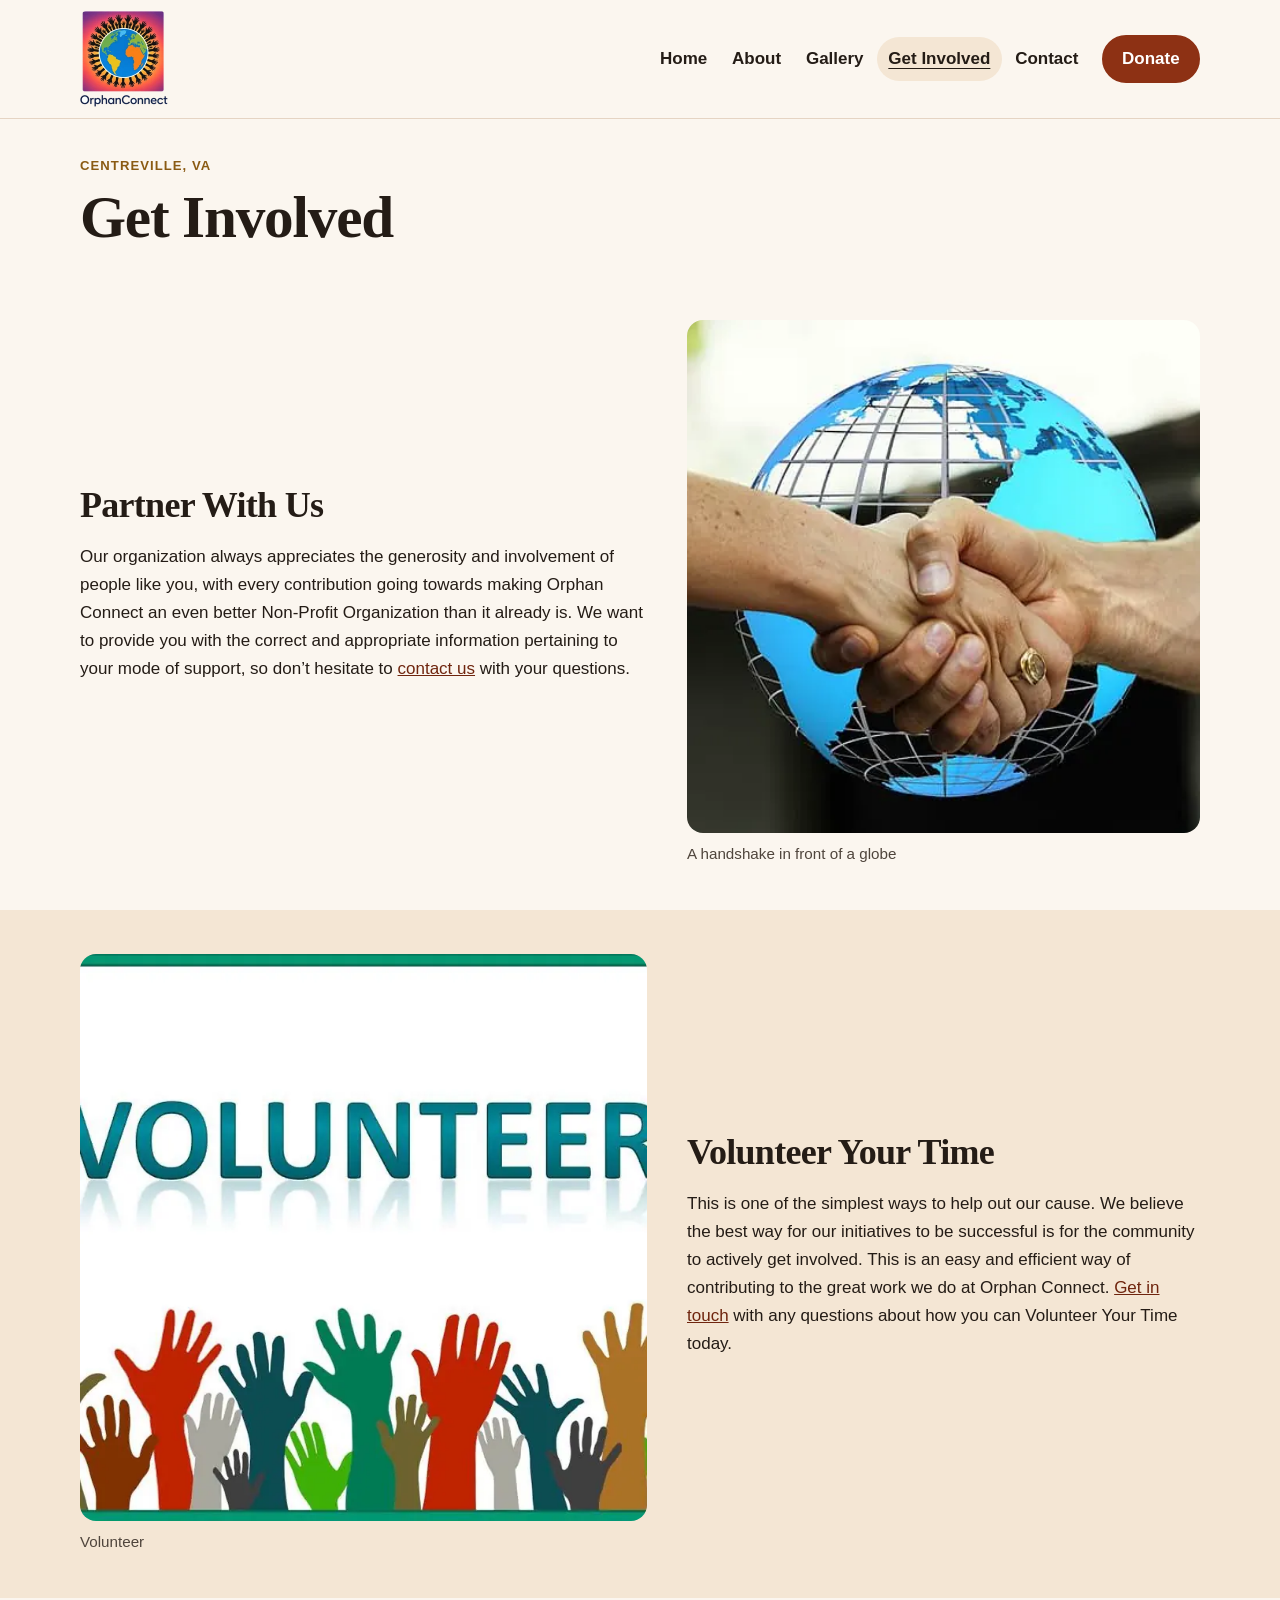
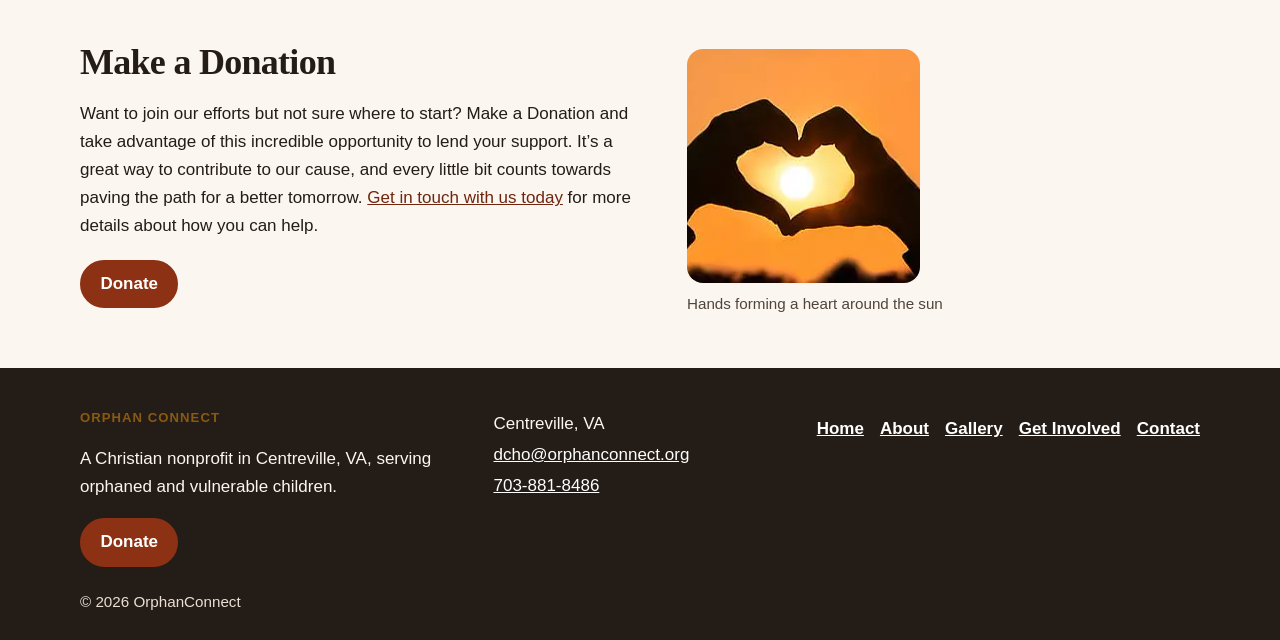
<file: get-involved.html>
<!DOCTYPE html>
<html lang="en">
<head>
  <meta charset="utf-8">
  <meta name="viewport" content="width=device-width, initial-scale=1">
  <title>Get Involved | OrphanConnect</title>
  <meta name="description" content="Partner with Orphan Connect, volunteer your time, or make a donation. Every contribution supports this nonprofit serving orphaned and vulnerable children.">
  <link rel="canonical" href="https://orphanconnect.org/get-involved">
  <meta name="theme-color" content="#241c16">
  <meta property="og:title" content="Get Involved | OrphanConnect">
  <meta property="og:description" content="Partner with Orphan Connect, volunteer your time, or make a donation. Every contribution supports this nonprofit serving orphaned and vulnerable children.">
  <meta property="og:type" content="website">
  <meta property="og:url" content="https://orphanconnect.org/get-involved">
  <meta property="og:image" content="https://orphanconnect.org/assets/img/og.jpg">
  <meta property="og:image:width" content="1200">
  <meta property="og:image:height" content="630">
  <meta property="og:image:alt" content="OrphanConnect logo: children's hands circling the globe against a sunset">
  <meta property="og:locale" content="en_US">
  <meta property="og:site_name" content="OrphanConnect">
  <meta name="twitter:card" content="summary_large_image">
  <meta name="twitter:title" content="Get Involved | OrphanConnect">
  <meta name="twitter:description" content="Partner with Orphan Connect, volunteer your time, or make a donation. Every contribution supports this nonprofit serving orphaned and vulnerable children.">
  <meta name="twitter:image" content="https://orphanconnect.org/assets/img/og.jpg">
  <meta name="twitter:image:alt" content="OrphanConnect logo: children's hands circling the globe against a sunset">
  <link rel="icon" href="/favicon-32.png" type="image/png" sizes="32x32">
  <link rel="icon" href="/favicon-48.png" type="image/png" sizes="48x48">
  <link rel="apple-touch-icon" href="/apple-touch-icon.png">
  <link rel="stylesheet" href="/assets/css/styles.css">
  <script type="application/ld+json">{"@context":"https://schema.org","@type":"NGO","name":"OrphanConnect","url":"https://orphanconnect.org/","email":"dcho@orphanconnect.org","telephone":"+1-703-881-8486","address":{"@type":"PostalAddress","addressLocality":"Centreville","addressRegion":"VA"}}</script>
</head>
<body>
  <a class="skip-link" href="#main">Skip to content</a>
  <header class="site-header">
    <div class="wrap header-inner">
      <a class="brand" href="/">
        <img src="/assets/img/logo.webp" width="90" height="96" alt="OrphanConnect logo: children's hands circling the globe against a sunset">
        <span class="sr-only">Orphan Connect</span>
      </a>
      <a class="donate" href="https://paypal.me/orphanconnect?country.x=US" target="_blank" rel="noopener noreferrer">Donate<span class="sr-only"> (opens PayPal in a new tab)</span></a>
      <nav class="nav" aria-label="Primary">
        <ul>
          <li><a href="/">Home</a></li>
          <li><a href="/about">About</a></li>
          <li><a href="/gallery">Gallery</a></li>
          <li><a href="/get-involved" aria-current="page">Get Involved</a></li>
          <li><a href="/contact">Contact</a></li>
        </ul>
      </nav>
    </div>
  </header>
  <main id="main" tabindex="-1">
    <section class="hero">
      <div class="wrap">
        <p class="eyebrow">Centreville, VA</p>
        <h1>Get Involved</h1>
      </div>
    </section>
    <section class="section">
      <div class="wrap split">
        <div class="prose">
          <h2>Partner With Us</h2>
          <p>Our organization always appreciates the generosity and involvement of people like you, with every contribution going towards making Orphan Connect an even better Non-Profit Organization than it already is. We want to provide you with the correct and appropriate information pertaining to your mode of support, so don’t hesitate to <a href="/contact">contact us</a> with your questions.</p>
        </div>
        <figure class="frame">
      <img src="/assets/img/involved-handshake.webp" width="444" height="444" alt="Two people shaking hands in front of a globe" loading="lazy" decoding="async">
      <figcaption>A handshake in front of a globe</figcaption>
    </figure>
      </div>
    </section>
    <section class="section section-sand">
      <div class="wrap split image-end">
        <div class="prose">
          <h2>Volunteer Your Time</h2>
          <p>This is one of the simplest ways to help out our cause. We believe the best way for our initiatives to be successful is for the community to actively get involved. This is an easy and efficient way of contributing to the great work we do at Orphan Connect. <a href="/contact">Get in touch</a> with any questions about how you can Volunteer Your Time today.</p>
        </div>
        <figure class="frame">
      <img src="/assets/img/involved-volunteer.webp" width="720" height="720" alt="Graphic that reads Volunteer above a row of colorful raised hands" loading="lazy" decoding="async">
      <figcaption>Volunteer</figcaption>
    </figure>
      </div>
    </section>
    <section class="section">
      <div class="wrap split">
        <div class="prose">
          <h2>Make a Donation</h2>
          <p>Want to join our efforts but not sure where to start? Make a Donation and take advantage of this incredible opportunity to lend your support. It’s a great way to contribute to our cause, and every little bit counts towards paving the path for a better tomorrow. <a href="/contact">Get in touch with us today</a> for more details about how you can help.</p>
          <div class="actions">
            <a class="button" href="https://paypal.me/orphanconnect?country.x=US" target="_blank" rel="noopener noreferrer">Donate<span class="sr-only"> (opens PayPal in a new tab)</span></a>
          </div>
        </div>
        <figure class="frame frame-intrinsic">
      <img src="/assets/img/involved-heart.webp" width="233" height="234" alt="Hands forming a heart shape around the sun" loading="lazy" decoding="async">
      <figcaption>Hands forming a heart around the sun</figcaption>
    </figure>
      </div>
    </section>

  </main>
  <footer class="site-footer">
    <div class="wrap footer-grid">
      <div>
        <p class="eyebrow">Orphan Connect</p>
        <p>A Christian nonprofit in Centreville, VA, serving orphaned and vulnerable children.</p>
        <a class="button" href="https://paypal.me/orphanconnect?country.x=US" target="_blank" rel="noopener noreferrer">Donate<span class="sr-only"> (opens PayPal in a new tab)</span></a>
      </div>
      <div class="footer-contact">
        <p>Centreville, VA</p>
        <p><a href="mailto:dcho@orphanconnect.org">dcho@orphanconnect.org</a></p>
        <p><a href="tel:+17038818486">703-881-8486</a></p>
      </div>
      <nav aria-label="Footer">
        <ul class="footer-nav">
          <li><a href="/">Home</a></li>
          <li><a href="/about">About</a></li>
          <li><a href="/gallery">Gallery</a></li>
          <li><a href="/get-involved">Get Involved</a></li>
          <li><a href="/contact">Contact</a></li>
        </ul>
      </nav>
    </div>
    <div class="wrap">
      <p class="fine-print">© 2026 OrphanConnect</p>
    </div>
  </footer>
</body>
</html>
</file>
<file: assets/css/styles.css>
/* OrphanConnect — mobile-first, no build step. */

:root {
  --ink: #241c16;
  --muted: #4f453c;
  --cream: #fbf6ef;
  --paper: #fffdfb;
  --sand: #f4e6d4;
  --line: #e5d4c3;
  --terra: #8d3114;
  --terra-dark: #6f250e;
  --gold: #8a5a12;
  --dusk: #241c16;
  --focus: #8a5a12;
  --serif: "Iowan Old Style", "Palatino Linotype", Palatino, "Palatino Linotype", Georgia, serif;
  --sans: Inter, "Segoe UI", Roboto, "Helvetica Neue", Arial, sans-serif;
  --wrap: 70rem;
  --radius: 1rem;
}

*,
*::before,
*::after {
  box-sizing: border-box;
}

html {
  scroll-behavior: smooth;
}

body {
  margin: 0;
  background: var(--cream);
  color: var(--ink);
  font-family: var(--sans);
  font-size: 1.0625rem;
  line-height: 1.65;
}

img {
  max-width: 100%;
  height: auto;
}

a {
  color: var(--terra-dark);
}

a:hover {
  color: var(--terra);
}

.skip-link {
  position: absolute;
  left: 0.75rem;
  top: 0.75rem;
  z-index: 100;
  transform: translateY(-200%);
  background: #fff;
  color: var(--ink);
  padding: 0.6rem 0.9rem;
  border-radius: 0.5rem;
  font-weight: 700;
  text-decoration: none;
}

.skip-link:focus {
  transform: none;
}

.wrap {
  width: min(var(--wrap), calc(100% - 2rem));
  margin-inline: auto;
}

.site-header {
  position: sticky;
  top: 0;
  z-index: 20;
  background: rgba(251, 246, 239, 0.96);
  border-bottom: 1px solid var(--line);
}

.header-inner {
  display: grid;
  grid-template-columns: minmax(0, 1fr) auto;
  align-items: center;
  gap: 0.35rem 0.75rem;
  padding: 0.7rem 0;
}

.brand {
  display: flex;
  align-items: center;
  gap: 0.7rem;
  min-width: 0;
  color: var(--ink);
  text-decoration: none;
  font-family: var(--serif);
  font-size: 1.3rem;
  font-weight: 700;
  letter-spacing: -0.02em;
  line-height: 1.1;
}

.brand img {
  height: 6rem;
  width: auto;
  border-radius: 0.35rem;
}

.nav {
  grid-column: 1 / -1;
}

.nav ul {
  display: flex;
  flex-wrap: wrap;
  gap: 0.15rem;
  list-style: none;
  margin: 0;
  padding: 0;
}

.nav a {
  display: inline-flex;
  align-items: center;
  min-height: 2.75rem;
  padding: 0.35rem 0.7rem;
  border-radius: 999px;
  color: var(--ink);
  text-decoration: none;
  font-weight: 600;
}

.nav a:hover,
.nav a:focus-visible {
  background: var(--sand);
}

.nav a[aria-current="page"] {
  background: var(--sand);
  text-decoration: underline;
  text-underline-offset: 0.22em;
}

.donate,
.button {
  display: inline-flex;
  align-items: center;
  justify-content: center;
  gap: 0.35rem;
  min-height: 2.75rem;
  padding: 0.5rem 1.15rem;
  border-radius: 999px;
  background: var(--terra);
  color: #fff;
  font-weight: 700;
  text-decoration: none;
  border: 2px solid var(--terra);
}

.donate:hover,
.button:hover,
.donate:focus-visible,
.button:focus-visible {
  background: var(--terra-dark);
  border-color: var(--terra-dark);
  color: #fff;
}

.button-secondary {
  background: transparent;
  color: var(--terra-dark);
}

.button-secondary:hover,
.button-secondary:focus-visible {
  background: var(--sand);
  color: var(--terra-dark);
  border-color: var(--terra);
}

.banner img {
  display: block;
  width: 100%;
  height: clamp(8.5rem, 28vw, 16rem);
  object-fit: cover;
  object-position: center 42%;
  border-radius: 0;
}

.banner .frame {
  margin: 0;
}

.hero {
  padding: 2.25rem 0 0.5rem;
}

.hero-grid,
.split,
.pair {
  display: grid;
  gap: 1.5rem;
  align-items: center;
}

.eyebrow {
  margin: 0 0 0.4rem;
  color: var(--gold);
  font-size: 0.82rem;
  font-weight: 700;
  letter-spacing: 0.08em;
  text-transform: uppercase;
}

h1,
h2,
h3 {
  font-family: var(--serif);
  line-height: 1.15;
  letter-spacing: -0.02em;
  font-weight: 700;
}

h1 {
  margin: 0 0 1rem;
  font-size: clamp(2.15rem, 6vw, 3.7rem);
}

h2 {
  margin: 0 0 0.8rem;
  font-size: clamp(1.7rem, 3vw, 2.25rem);
}

h3 {
  margin: 1.5rem 0 0.6rem;
  font-size: 1.35rem;
}

.lede,
.actions {
  margin: 0 0 1rem;
}

.actions {
  display: flex;
  flex-wrap: wrap;
  gap: 0.7rem;
  margin-top: 1.25rem;
}

.prose p,
.section p {
  max-width: 68ch;
}

.section {
  padding: 2.75rem 0;
}

.section-sand {
  background: var(--sand);
}

.section-paper {
  background: var(--paper);
}

.frame {
  margin: 0;
}

.frame img {
  display: block;
  width: 100%;
  border-radius: var(--radius);
}

.banner .frame img {
  border-radius: 0;
}

.frame-intrinsic img {
  width: auto;
  max-width: 100%;
}

.frame figcaption {
  margin-top: 0.5rem;
  color: var(--muted);
  font-size: 0.95rem;
}

.frame-dark {
  background: #161311;
  border-radius: var(--radius);
  overflow: hidden;
}

.frame-dark img {
  border-radius: 0;
  display: block;
  width: 100%;
  height: auto;
}

.steps {
  list-style: none;
  margin: 1rem 0 0;
  padding: 0;
  display: grid;
  gap: 0.75rem;
}

.steps li {
  background: var(--paper);
  border: 1px solid var(--line);
  border-radius: 0.85rem;
  padding: 0.95rem 1rem;
}

blockquote {
  margin: 1.1rem 0;
  padding: 0.15rem 0 0.15rem 1rem;
  border-left: 4px solid #c4842a;
  font-family: var(--serif);
  font-size: 1.22rem;
  line-height: 1.5;
}

.gallery-intro {
  margin-bottom: 1.25rem;
}

.gallery {
  display: grid;
  gap: 1.25rem;
  margin: 0;
  padding: 0;
  list-style: none;
}

.contact-card {
  display: grid;
  gap: 0.85rem;
  margin: 0;
}

.contact-card > div {
  background: var(--paper);
  border: 1px solid var(--line);
  border-radius: 0.9rem;
  padding: 0.95rem 1.05rem;
}

.contact-card dt {
  margin: 0;
  color: var(--muted);
  font-size: 0.78rem;
  font-weight: 700;
  letter-spacing: 0.07em;
  text-transform: uppercase;
}

.contact-card dd {
  margin: 0.2rem 0 0;
  font-size: 1.2rem;
}

.contact-card a {
  font-weight: 700;
}

.site-footer {
  background: var(--dusk);
  color: #fbf6ef;
  padding: 2.4rem 0 1.6rem;
}

.site-footer a {
  color: #fff;
}

.footer-grid {
  display: grid;
  gap: 1.4rem;
}

.footer-nav {
  display: flex;
  flex-wrap: wrap;
  gap: 0.35rem 1rem;
  list-style: none;
  margin: 0;
  padding: 0;
}

.footer-nav a {
  display: inline-flex;
  align-items: center;
  min-height: 2.75rem;
  font-weight: 600;
}

.footer-contact p {
  margin: 0.2rem 0;
}

.fine-print {
  margin: 1.4rem 0 0;
  color: #eadfd4;
  font-size: 0.95rem;
}

.not-found {
  padding: 4rem 0 5rem;
  text-align: left;
}

:focus-visible {
  outline: 3px solid var(--focus);
  outline-offset: 3px;
}

.site-footer :focus-visible,
.donate:focus-visible,
.button:focus-visible {
  outline-color: #f6d7c4;
}

.donate:focus-visible,
.button:focus-visible {
  outline-color: #241c16;
}

.site-footer .button:focus-visible,
.site-footer .donate:focus-visible,
.site-footer a:focus-visible {
  outline-color: #f6d7c4;
}

#main:focus {
  outline: none;
}

.sr-only {
  position: absolute;
  width: 1px;
  height: 1px;
  padding: 0;
  margin: -1px;
  overflow: hidden;
  clip: rect(0, 0, 0, 0);
  white-space: nowrap;
  border: 0;
}

@media (min-width: 720px) {
  .steps {
    grid-template-columns: 1fr 1fr;
  }

  .gallery {
    grid-template-columns: 1fr 1fr;
  }

  .footer-grid {
    grid-template-columns: 1.3fr 1fr auto;
    align-items: start;
  }
}

@media (max-width: 380px) {
  .brand {
    font-size: 1.12rem;
    gap: 0.45rem;
  }

  .brand img {
    height: 4.5rem;
  }
}

@media (min-width: 900px) {
  .header-inner {
    display: flex;
    flex-wrap: nowrap;
  }

  .nav {
    grid-column: auto;
    order: 1;
    margin-left: auto;
  }

  .brand {
    margin-right: 0;
  }

  .donate {
    order: 2;
  }

  .hero-grid,
  .split {
    grid-template-columns: 1.05fr 0.95fr;
    gap: 2.5rem;
  }

  .split.image-end .prose {
    order: 2;
  }

  .split-top {
    align-items: start;
  }

  .pair {
    grid-template-columns: 1fr 1fr;
    align-items: start;
  }
}

@media (prefers-reduced-motion: reduce) {
  html {
    scroll-behavior: auto;
  }
}

@media print {
  .site-header {
    position: static;
  }

  .donate,
  .button {
    border: 1px solid #000;
    color: #000;
    background: #fff;
  }
}
</file>
